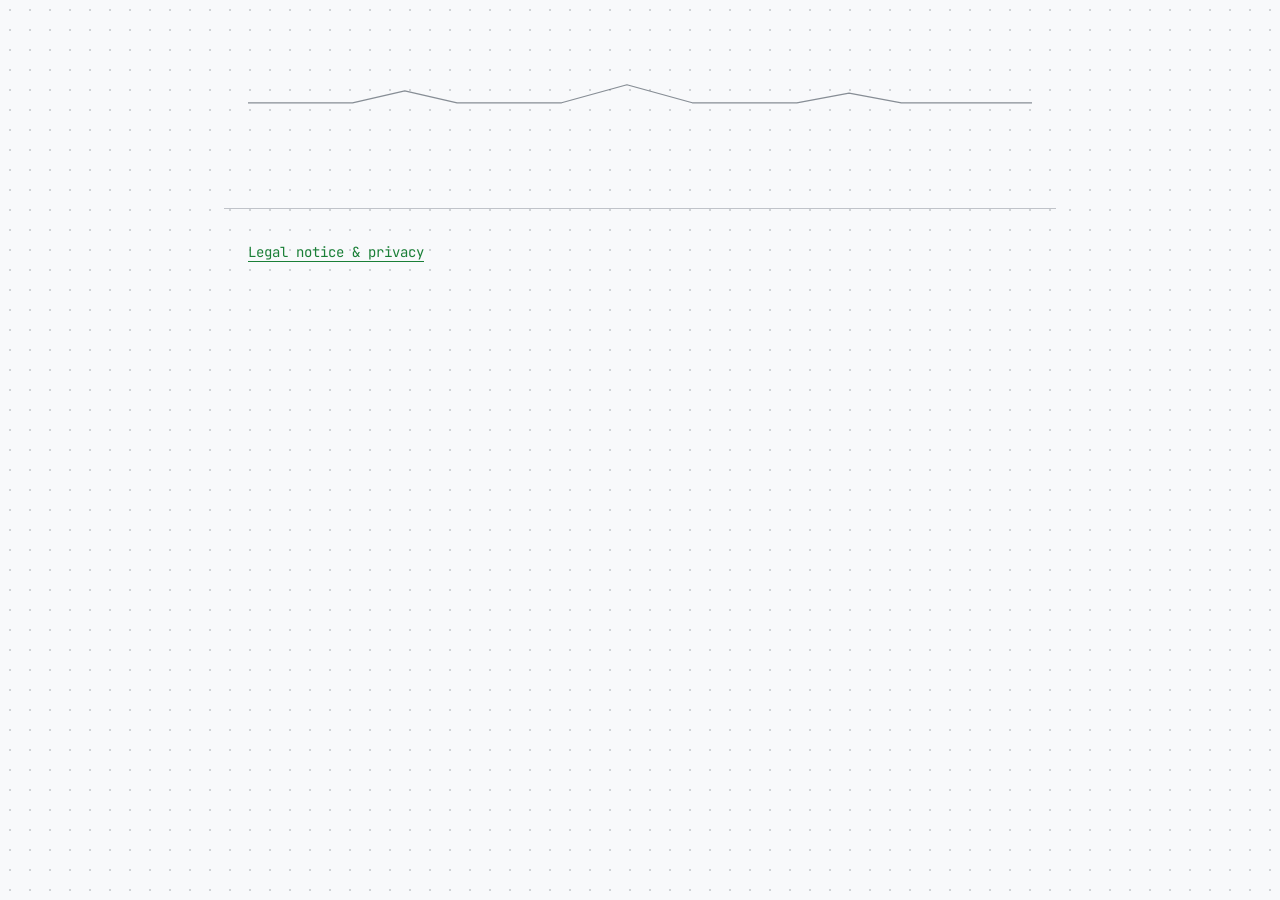
<file: site/index.html>
<!doctype html>
<html lang="en">
  <head>
    <meta charset="utf-8">
    <meta name="viewport" content="width=device-width, initial-scale=1">
    <title>Portfolio</title>
    <meta name="description" content="Personal portfolio: who I am, what I built, where to find me.">
    <link rel="icon" href="assets/favicon.svg" type="image/svg+xml">
    <link rel="stylesheet" href="assets/styles.css">
    <script type="module" src="assets/main.js"></script>
  </head>
  <body>
    <main>
      <header id="bio" class="section"></header>
      <section id="links" class="section"></section>
      <section id="cv" class="section"></section>
      <section id="certifications" class="section"></section>
      <section id="courses" class="section"></section>
      <section id="events" class="section"></section>
      <section id="stats" class="section"></section>
      <section id="now" class="section"></section>
      <section id="projects" class="section"></section>
    </main>
    <footer>
      <a href="privacy.html">Legal notice &amp; privacy</a>
      <div id="colophon"></div>
    </footer>
  </body>
</html>
</file>
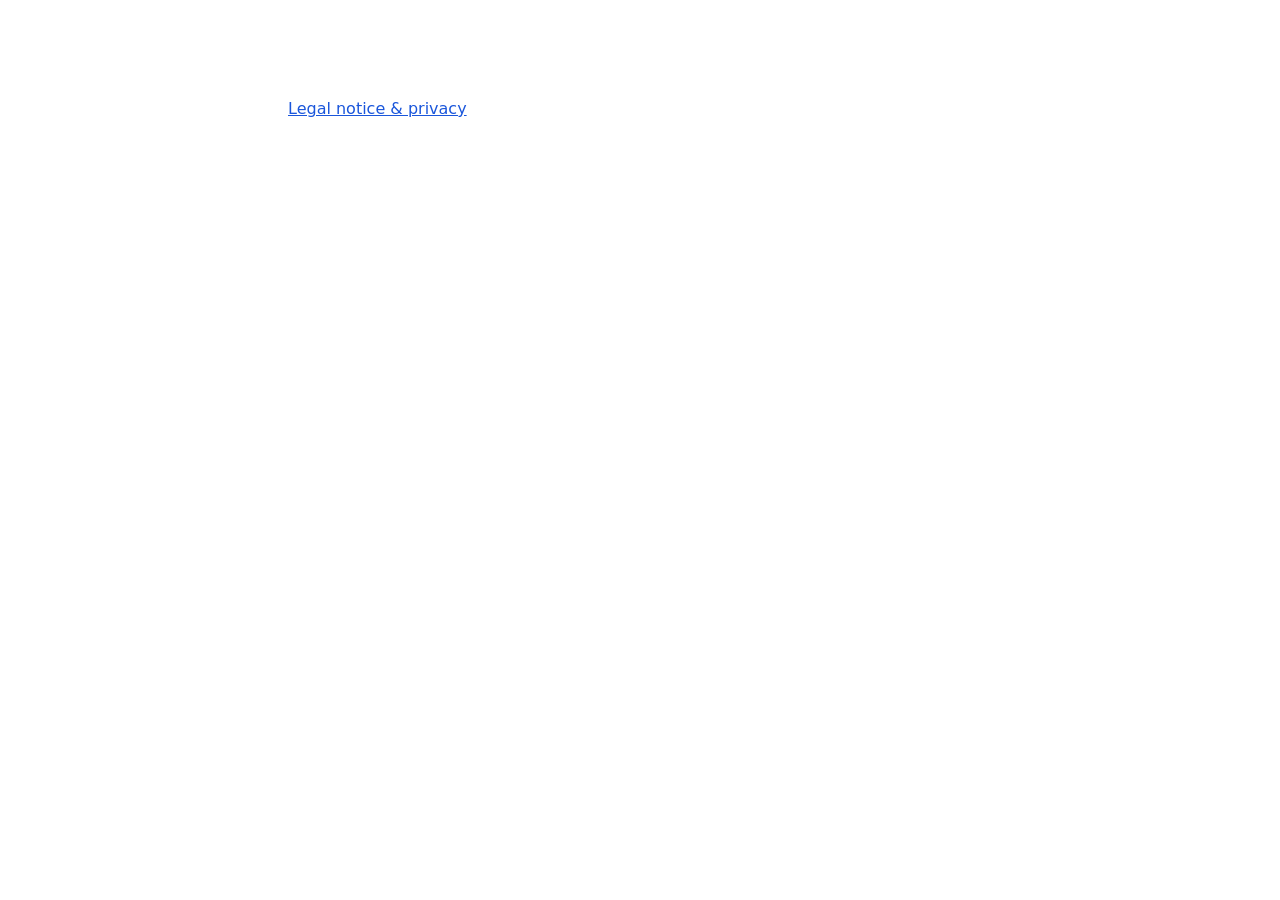
<file: checkpoints/analyst/site/index.html>
<!doctype html>
<html lang="en">
  <head>
    <meta charset="utf-8">
    <meta name="viewport" content="width=device-width, initial-scale=1">
    <title>Portfolio</title>
    <meta name="description" content="Personal portfolio: who I am, what I built, where to find me.">
    <link rel="icon" href="assets/favicon.svg" type="image/svg+xml">
    <link rel="stylesheet" href="assets/styles.css">
    <script type="module" src="assets/main.js"></script>
  </head>
  <body>
    <main>
      <header id="bio" class="section"></header>
      <section id="stats" class="section"></section>
      <section id="now" class="section"></section>
      <section id="projects" class="section"></section>
      <section id="events" class="section"></section>
      <section id="certifications" class="section"></section>
      <section id="courses" class="section"></section>
      <section id="links" class="section"></section>
      <section id="cv" class="section"></section>
    </main>
    <footer>
      <a href="privacy.html">Legal notice &amp; privacy</a>
      <div id="colophon"></div>
    </footer>
  </body>
</html>
</file>
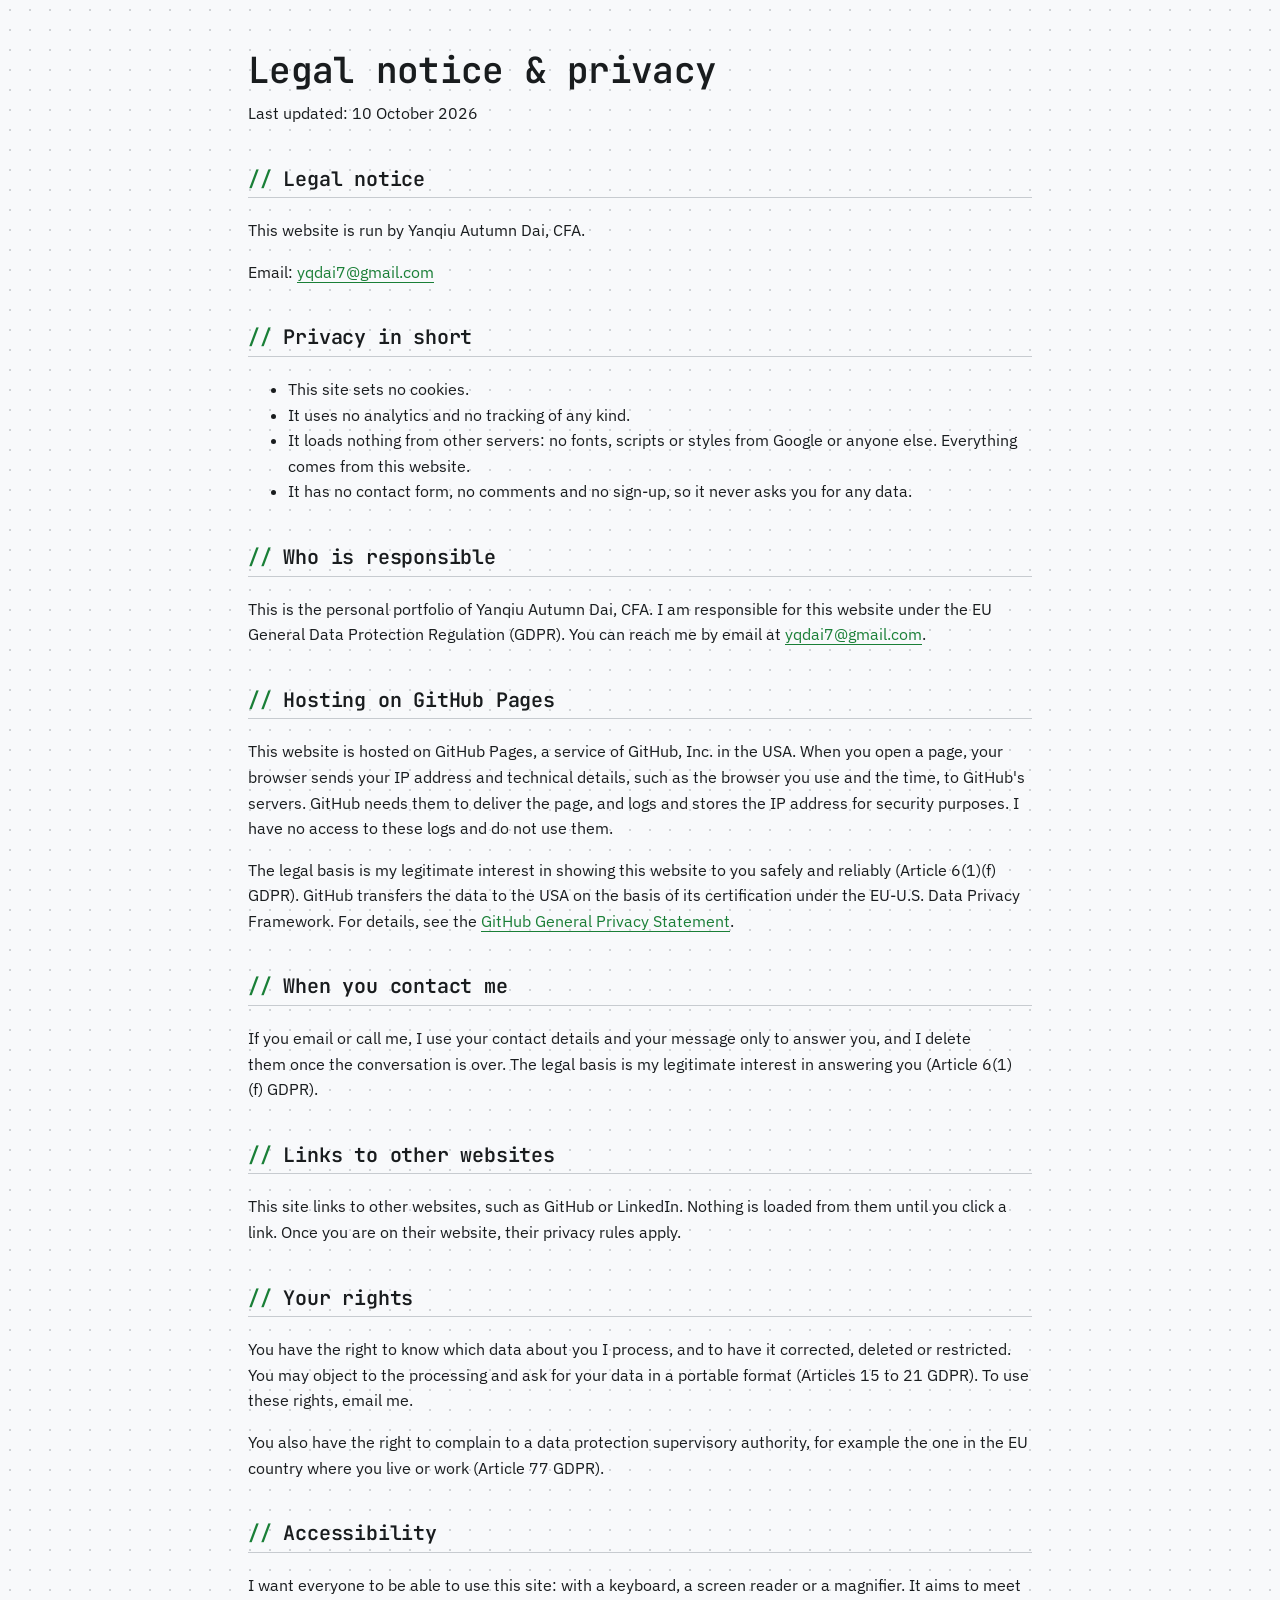
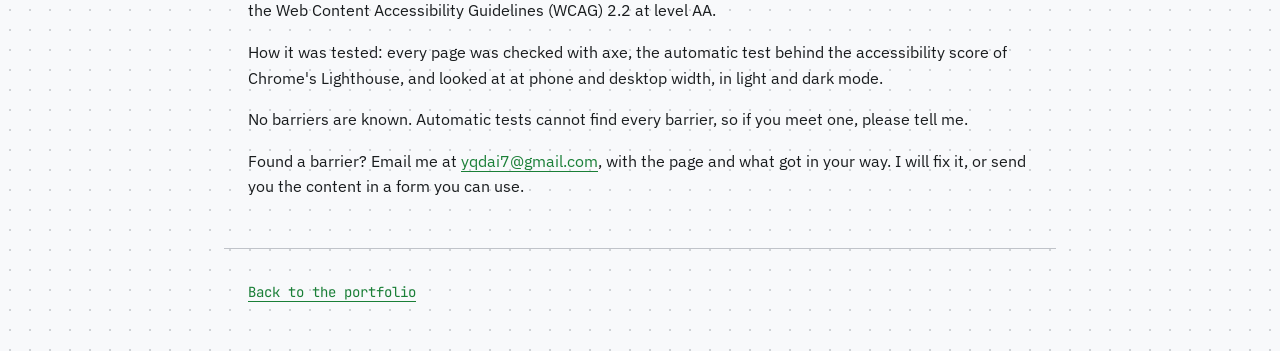
<file: site/privacy.html>
<!doctype html>
<html lang="en">
  <head>
    <meta charset="utf-8">
    <meta name="viewport" content="width=device-width, initial-scale=1">
    <title>Legal notice &amp; privacy · Yanqiu Autumn Dai, CFA</title>
    <meta name="description" content="Who runs this portfolio site, how it handles your data, and how accessible it is.">
    <link rel="icon" href="assets/favicon.svg" type="image/svg+xml">
    <link rel="stylesheet" href="assets/styles.css">
  </head>
  <body>
    <main>
      <header class="section">
        <h1>Legal notice &amp; privacy</h1>
        <p>Last updated: 10 October 2026</p>
      </header>

      <section class="section" id="legal-notice">
        <h2>Legal notice</h2>
        <p>This website is run by Yanqiu Autumn Dai, CFA.</p>
        <p>Email: <a href="mailto:yqdai7@gmail.com">yqdai7@gmail.com</a></p>
      </section>

      <section class="section" id="privacy">
        <h2>Privacy in short</h2>
        <ul>
          <li>This site sets no cookies.</li>
          <li>It uses no analytics and no tracking of any kind.</li>
          <li>It loads nothing from other servers: no fonts, scripts or styles from Google or anyone else. Everything comes from this website.</li>
          <li>It has no contact form, no comments and no sign-up, so it never asks you for any data.</li>
        </ul>
      </section>

      <section class="section">
        <h2>Who is responsible</h2>
        <p>This is the personal portfolio of Yanqiu Autumn Dai, CFA. I am responsible for this website under the EU General Data Protection Regulation (GDPR). You can reach me by email at <a href="mailto:yqdai7@gmail.com">yqdai7@gmail.com</a>.</p>
      </section>

      <section class="section">
        <h2>Hosting on GitHub Pages</h2>
        <p>This website is hosted on GitHub Pages, a service of GitHub, Inc. in the USA. When you open a page, your browser sends your IP address and technical details, such as the browser you use and the time, to GitHub's servers. GitHub needs them to deliver the page, and logs and stores the IP address for security purposes. I have no access to these logs and do not use them.</p>
        <p>The legal basis is my legitimate interest in showing this website to you safely and reliably (Article 6(1)(f) GDPR). GitHub transfers the data to the USA on the basis of its certification under the EU-U.S. Data Privacy Framework. For details, see the <a href="https://docs.github.com/en/site-policy/privacy-policies/github-general-privacy-statement">GitHub General Privacy Statement</a>.</p>
      </section>

      <section class="section">
        <h2>When you contact me</h2>
        <p>If you email or call me, I use your contact details and your message only to answer you, and I delete them once the conversation is over. The legal basis is my legitimate interest in answering you (Article 6(1)(f) GDPR).</p>
      </section>

      <section class="section">
        <h2>Links to other websites</h2>
        <p>This site links to other websites, such as GitHub or LinkedIn. Nothing is loaded from them until you click a link. Once you are on their website, their privacy rules apply.</p>
      </section>

      <section class="section">
        <h2>Your rights</h2>
        <p>You have the right to know which data about you I process, and to have it corrected, deleted or restricted. You may object to the processing and ask for your data in a portable format (Articles 15 to 21 GDPR). To use these rights, email me.</p>
        <p>You also have the right to complain to a data protection supervisory authority, for example the one in the EU country where you live or work (Article 77 GDPR).</p>
      </section>

      <section class="section" id="accessibility">
        <h2>Accessibility</h2>
        <p>I want everyone to be able to use this site: with a keyboard, a screen reader or a magnifier. It aims to meet the Web Content Accessibility Guidelines (WCAG) 2.2 at level AA.</p>
        <p>How it was tested: every page was checked with axe, the automatic test behind the accessibility score of Chrome's Lighthouse, and looked at at phone and desktop width, in light and dark mode.</p>
        <p>No barriers are known. Automatic tests cannot find every barrier, so if you meet one, please tell me.</p>
        <p>Found a barrier? Email me at <a href="mailto:yqdai7@gmail.com">yqdai7@gmail.com</a>, with the page and what got in your way. I will fix it, or send you the content in a form you can use.</p>
      </section>
    </main>
    <footer>
      <a href="./">Back to the portfolio</a>
    </footer>
  </body>
</html>
</file>
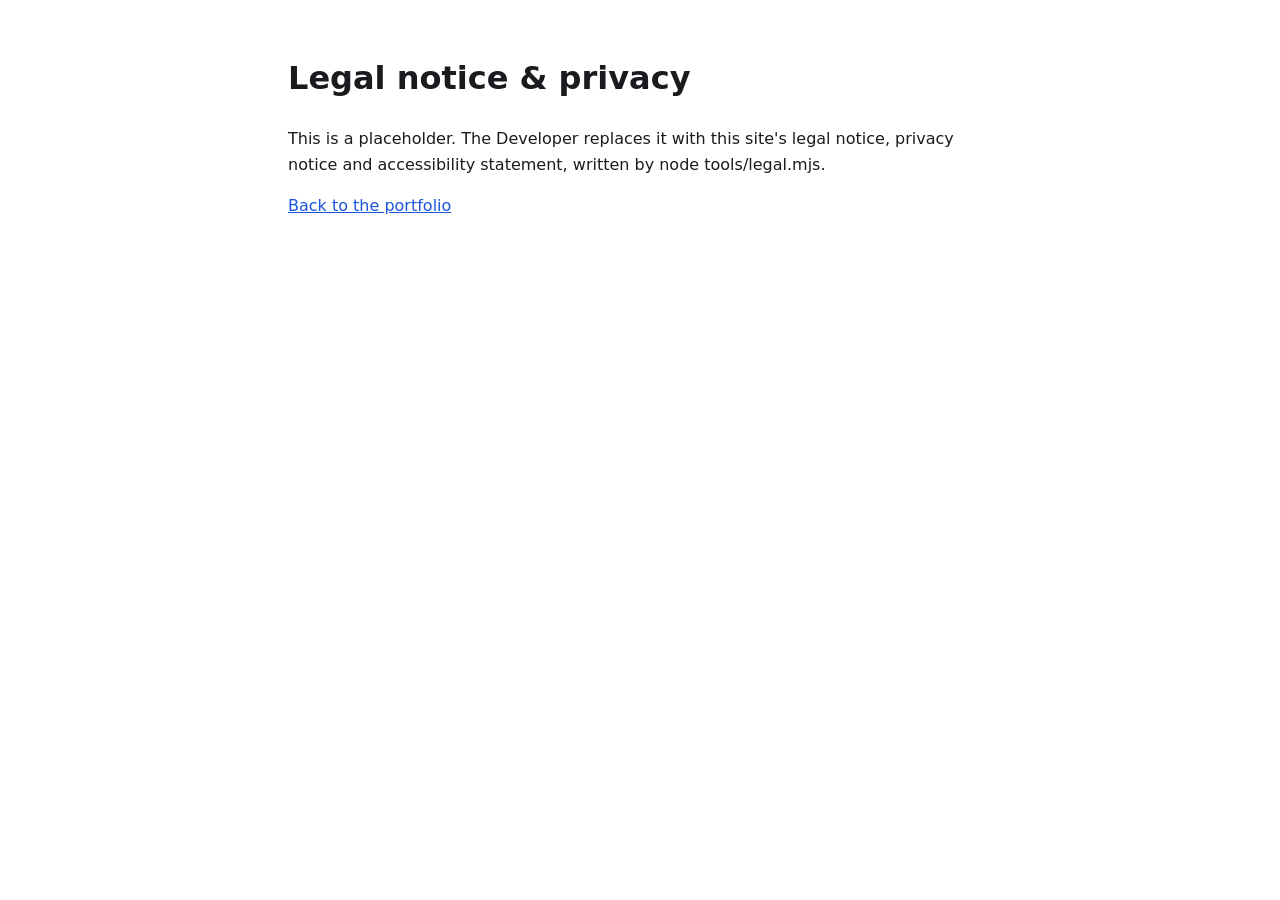
<file: checkpoints/analyst/site/privacy.html>
<!doctype html>
<html lang="en">
  <head>
    <meta charset="utf-8">
    <meta name="viewport" content="width=device-width, initial-scale=1">
    <title>Legal notice &amp; privacy</title>
    <link rel="icon" href="assets/favicon.svg" type="image/svg+xml">
    <link rel="stylesheet" href="assets/styles.css">
  </head>
  <body>
    <main data-placeholder="legal">
      <h1>Legal notice &amp; privacy</h1>
      <p>This is a placeholder. The Developer replaces it with this site's legal notice, privacy notice and accessibility statement, written by node tools/legal.mjs.</p>
      <p><a href="./">Back to the portfolio</a></p>
    </main>
  </body>
</html>
</file>
<file: site/assets/styles.css>
/* JetBrains Mono 2.211, SIL Open Font License 1.1: fonts/jetbrains-mono/OFL.txt */
@font-face {
  font-family: "JetBrains Mono";
  font-style: normal;
  font-weight: 100 800;
  font-display: swap;
  src: url("fonts/jetbrains-mono/jetbrains-mono-latin-wght-normal.woff2") format("woff2");
}

/* IBM Plex Sans 3.201, SIL Open Font License 1.1: fonts/ibm-plex-sans/OFL.txt */
@font-face {
  font-family: "IBM Plex Sans";
  font-style: normal;
  font-weight: 100 700;
  font-display: swap;
  src: url("fonts/ibm-plex-sans/ibm-plex-sans-latin-wght-normal.woff2") format("woff2");
}

:root {
  color-scheme: light dark;
  --background: light-dark(#f8f9fb, #0d1117);
  --surface: light-dark(#f2f4f6, #161b22);
  --text: light-dark(#191c1e, #e6edf3);
  --muted: light-dark(#57606a, #9198a1);
  --accent: light-dark(#1a7f37, #3fb950);
  --on-accent: light-dark(#ffffff, #0d1117);

  font-family: "IBM Plex Sans", system-ui, sans-serif;
  font-size-adjust: from-font;
  font-size: 1rem;
  line-height: 1.6;
  color: var(--text);
  background-color: var(--background);
  background-image: radial-gradient(color-mix(in srgb, var(--muted) 25%, transparent) 1px, transparent 1px);
  background-size: 1.25rem 1.25rem;
}

/* View transitions */
@media (prefers-reduced-motion: no-preference) {
  @view-transition {
    navigation: auto;
  }
}

*, *::before, *::after {
  box-sizing: border-box;
}

body {
  margin: 0;
  min-inline-size: 100%;
}

main,
footer {
  max-inline-size: 52rem;
  margin-inline: auto;
  padding-inline: 1.5rem;
}

main {
  padding-block: 3rem 2rem;
}

footer {
  padding-block: 2rem 3rem;
  border-block-start: 1px solid color-mix(in srgb, var(--muted) 35%, transparent);
  font-family: "JetBrains Mono", ui-monospace, Menlo, Consolas, monospace;
  font-size-adjust: from-font;
  font-size: 0.875rem;
  color: var(--muted);
}

footer a {
  color: var(--accent);
}

#colophon {
  margin-block-start: 0.75rem;
  line-height: 1.5;
}

/* Section spacing & structure */
.section + .section {
  margin-block-start: 2.5rem;
}

/* Mountain contour line divider personal detail between hero (bio) and following sections */
#bio {
  position: relative;
  padding-block-end: 2rem;
}

#bio::after {
  content: "";
  display: block;
  inline-size: 100%;
  block-size: 1.5rem;
  margin-block-start: 2rem;
  background-color: var(--muted);
  mask-image: url('data:image/svg+xml;utf8,<svg xmlns="http://www.w3.org/2000/svg" viewBox="0 0 1200 40" preserveAspectRatio="none"><path d="M0,38 L160,38 L240,18 L320,38 L480,38 L580,8 L680,38 L840,38 L920,22 L1000,38 L1200,38" fill="none" stroke="black" stroke-width="2" stroke-linecap="round" stroke-linejoin="round"/></svg>');
  mask-size: 100% 100%;
  mask-repeat: no-repeat;
  opacity: 0.7;
}

/* Typography */
h1, h2, h3, h4 {
  font-family: "JetBrains Mono", ui-monospace, Menlo, Consolas, monospace;
  font-size-adjust: from-font;
  font-weight: 600;
  line-height: 1.25;
  color: var(--text);
  margin-block-start: 0;
}

h1 {
  font-size: clamp(1.75rem, 5vw, 2.25rem);
  margin-block-end: 0.5rem;
  letter-spacing: -0.02em;
}

h2 {
  font-size: 1.25rem;
  margin-block-end: 1.25rem;
  letter-spacing: -0.01em;
  padding-block-end: 0.35rem;
  border-block-end: 1px solid color-mix(in srgb, var(--muted) 30%, transparent);
}

/* Technical style decoration: screen reader skip with / "" */
h2::before {
  content: "// " / "";
  color: var(--accent);
}

h3 {
  font-size: 1rem;
  margin-block-end: 0.5rem;
}

h4 {
  font-size: 0.95rem;
  margin-block-end: 0.25rem;
}

p {
  margin-block: 0 1rem;
  text-wrap: pretty;
}

/* Links & interactive focus */
a {
  color: var(--accent);
  text-decoration: underline;
  text-underline-offset: 0.25em;
  transition: opacity 150ms ease-out;
}

a:hover {
  opacity: 0.8;
}

a:focus-visible,
button:focus-visible {
  outline: 2px solid var(--accent);
  outline-offset: 3px;
}

/* Bio / Hero section */
.photo {
  border-radius: 0; /* Technical style: square corners */
  border: 1px solid color-mix(in srgb, var(--muted) 40%, transparent);
  inline-size: 10rem;
  block-size: 10rem;
  object-fit: cover;
  margin-block-end: 1.5rem;
}

.headline {
  font-family: "JetBrains Mono", ui-monospace, Menlo, Consolas, monospace;
  font-size-adjust: from-font;
  font-size: 1.05rem;
  color: var(--accent);
  margin-block-end: 1rem;
}

.pitch {
  font-size: 1.15rem;
  font-weight: 500;
  color: var(--text);
  margin-block-end: 1.25rem;
}

.highlights {
  list-style: none;
  padding: 0;
  margin-block: 0 1.25rem;
  display: flex;
  flex-direction: column;
  gap: 0.5rem;
}

.highlights li::before {
  content: "→ " / "";
  color: var(--accent);
  font-family: "JetBrains Mono", ui-monospace, Menlo, Consolas, monospace;
}

.availability {
  font-family: "JetBrains Mono", ui-monospace, Menlo, Consolas, monospace;
  font-size-adjust: from-font;
  font-size: 0.875rem;
  padding: 0.75rem 1rem;
  background-color: var(--surface);
  border: 1px solid color-mix(in srgb, var(--muted) 35%, transparent);
  border-inline-start: 3px solid var(--accent);
  margin-block-end: 1.25rem;
}

.facts {
  list-style: none;
  padding: 0;
  margin-block: 0 1.5rem;
  display: flex;
  flex-direction: column;
  gap: 0.5rem;
  font-family: "JetBrains Mono", ui-monospace, Menlo, Consolas, monospace;
  font-size-adjust: from-font;
  font-size: 0.875rem;
  color: var(--muted);
}

.fact-label {
  color: var(--accent);
}

.period {
  font-family: "JetBrains Mono", ui-monospace, Menlo, Consolas, monospace;
  font-size-adjust: from-font;
  font-size: 0.875rem;
  color: var(--muted);
  margin-block: 0 0.5rem;
}

/* Links Section */
.links {
  list-style: none;
  padding: 0;
  margin: 0;
  display: flex;
  flex-wrap: wrap;
  gap: 0.75rem;
}

.links li a {
  display: inline-block;
  font-family: "JetBrains Mono", ui-monospace, Menlo, Consolas, monospace;
  font-size-adjust: from-font;
  font-size: 0.875rem;
  text-decoration: none;
  padding: 0.5rem 0.875rem;
  background-color: var(--surface);
  border: 1px solid color-mix(in srgb, var(--muted) 35%, transparent);
  color: var(--accent);
}

.links li a:hover {
  border-color: var(--accent);
  background-color: color-mix(in srgb, var(--accent) 10%, var(--surface));
}

/* CV Lists (Experience, Education) */
.cv-list {
  list-style: none;
  padding: 0;
  margin-block: 0 1.5rem;
  display: flex;
  flex-direction: column;
  gap: 1rem;
}

.cv-list li {
  padding: 1.25rem;
  background-color: var(--surface);
  border: 1px solid color-mix(in srgb, var(--muted) 35%, transparent);
  margin-block: 0;
}

.cv-list li h4 {
  color: var(--text);
  margin-block-end: 0.35rem;
}

.cv-list li p:last-child {
  margin-block-end: 0;
}

/* Skills list formatted as code/array representation */
.skills {
  list-style: none;
  padding: 1rem 1.25rem;
  margin: 0;
  display: flex;
  flex-wrap: wrap;
  gap: 0.5rem;
  background-color: var(--surface);
  border: 1px solid color-mix(in srgb, var(--muted) 35%, transparent);
  font-family: "JetBrains Mono", ui-monospace, Menlo, Consolas, monospace;
  font-size-adjust: from-font;
  font-size: 0.875rem;
}

.skills li {
  display: inline;
}

.skills li::before {
  content: "\"" / "";
  color: var(--muted);
}

.skills li::after {
  content: "\"," / "";
  color: var(--muted);
}

.skills li:last-child::after {
  content: "\"" / "";
  color: var(--muted);
}

/* Certifications & Courses */
.certifications {
  list-style: none;
  padding: 0;
  margin: 0;
  display: flex;
  flex-direction: column;
  gap: 1rem;
}

.certification {
  padding: 1.25rem;
  background-color: var(--surface);
  border: 1px solid color-mix(in srgb, var(--muted) 35%, transparent);
}

.credential-id {
  font-family: "JetBrains Mono", ui-monospace, Menlo, Consolas, monospace;
  font-size-adjust: from-font;
  font-size: 0.875rem;
  color: var(--muted);
  margin-block: 0 0.5rem;
}

.verify {
  font-family: "JetBrains Mono", ui-monospace, Menlo, Consolas, monospace;
  font-size-adjust: from-font;
  font-size: 0.875rem;
  margin-block: 0;
}

/* Events Widget */
.events {
  list-style: none;
  padding: 0;
  margin-block: 0 1.5rem;
  display: flex;
  flex-direction: column;
  gap: 1rem;
}

.event {
  padding: 1.25rem;
  background-color: var(--surface);
  border: 1px solid color-mix(in srgb, var(--muted) 35%, transparent);
}

.event-badge {
  font-size: 1rem;
  display: flex;
  flex-wrap: wrap;
  align-items: center;
  gap: 0.5rem;
  margin-block-end: 0.5rem;
}

.event-badge a {
  text-decoration: none;
  color: var(--text);
}

.event-badge .role {
  font-size: 0.75rem;
  padding: 0.2rem 0.5rem;
  background-color: var(--surface);
  border: 1px solid var(--accent);
  color: var(--text);
}

.sessions {
  list-style: none;
  padding: 0;
  margin-block-start: 0.75rem;
  display: flex;
  flex-direction: column;
  gap: 0.5rem;
}

.session-badge {
  display: inline-flex;
  flex-wrap: wrap;
  align-items: center;
  gap: 0.5rem;
  font-family: "JetBrains Mono", ui-monospace, Menlo, Consolas, monospace;
  font-size-adjust: from-font;
  font-size: 0.875rem;
}

.session-badge .type {
  font-size: 0.75rem;
  padding: 0.15rem 0.4rem;
  background-color: var(--surface);
  border: 1px solid color-mix(in srgb, var(--muted) 40%, transparent);
  color: var(--text);
}

/* Projects and Modules */
.projects {
  list-style: none;
  padding: 0;
  margin: 0;
  display: grid;
  grid-template-columns: 1fr;
  gap: 1rem;
}

@media (min-width: 40rem) {
  .projects {
    grid-template-columns: repeat(2, 1fr);
  }
}

.project {
  padding: 1.25rem;
  background-color: var(--surface);
  border: 1px solid color-mix(in srgb, var(--muted) 35%, transparent);
  display: flex;
  flex-direction: column;
  justify-content: space-between;
}

.project-links {
  display: flex;
  flex-wrap: wrap;
  gap: 0.75rem;
  margin-block-start: auto;
  font-family: "JetBrains Mono", ui-monospace, Menlo, Consolas, monospace;
  font-size: 0.875rem;
}

.project-image {
  inline-size: 100%;
  block-size: auto;
  aspect-ratio: 16 / 9;
  object-fit: cover;
  margin-block-end: 1rem;
  border: 1px solid color-mix(in srgb, var(--muted) 30%, transparent);
}

/* Case study dl */
.case-study {
  display: grid;
  grid-template-columns: auto 1fr;
  gap: 0.35rem 0.75rem;
  font-size: 0.875rem;
  margin-block: 0.75rem 1rem;
  padding: 0.75rem;
  background-color: color-mix(in srgb, var(--background) 50%, var(--surface));
  border: 1px solid color-mix(in srgb, var(--muted) 20%, transparent);
}

.case-study dt {
  font-family: "JetBrains Mono", ui-monospace, Menlo, Consolas, monospace;
  color: var(--muted);
  font-weight: 600;
}

.case-study dd {
  margin: 0;
}

/* Stats Widget */
.stats {
  list-style: none;
  padding: 0;
  margin: 0;
  display: grid;
  grid-template-columns: repeat(auto-fit, minmax(10rem, 1fr));
  gap: 1rem;
}

.stat {
  padding: 1.25rem;
  background-color: var(--surface);
  border: 1px solid color-mix(in srgb, var(--muted) 35%, transparent);
  display: flex;
  flex-direction: column;
}

.stat-value {
  font-family: "JetBrains Mono", ui-monospace, Menlo, Consolas, monospace;
  font-size-adjust: from-font;
  font-size: 2rem;
  font-weight: 600;
  color: var(--accent);
}

.stat-label {
  font-size: 0.875rem;
  color: var(--muted);
}

/* Now Widget */
.now {
  list-style: none;
  padding: 0;
  margin: 0;
  display: flex;
  flex-direction: column;
  gap: 0.5rem;
}

.now li {
  padding: 0.75rem 1rem;
  background-color: var(--surface);
  border: 1px solid color-mix(in srgb, var(--muted) 35%, transparent);
}

.now li::before {
  content: "⚡ " / "";
}

/* SIGNATURE MOVE: Other cards step back on hover and focus
   Target .cv-list, .certifications, .events, and .projects
*/
@media (prefers-reduced-motion: no-preference) {
  .cv-list li,
  .certifications .certification,
  .events .event,
  .projects .project {
    transition: transform 150ms ease-out, border-color 150ms ease-out, opacity 150ms ease-out;
  }
}

.cv-list:has(li:hover, li:focus-within) li:not(:hover, :focus-within),
.certifications:has(.certification:hover, .certification:focus-within) .certification:not(:hover, :focus-within),
.events:has(.event:hover, .event:focus-within) .event:not(:hover, :focus-within),
.projects:has(.project:hover, .project:focus-within) .project:not(:hover, :focus-within) {
  opacity: 0.7;
  transform: scale(0.985);
  border-color: color-mix(in srgb, var(--muted) 20%, transparent);
}

@media (prefers-reduced-motion: reduce) {
  .cv-list:has(li:hover, li:focus-within) li:not(:hover, :focus-within),
  .certifications:has(.certification:hover, .certification:focus-within) .certification:not(:hover, :focus-within),
  .events:has(.event:hover, .event:focus-within) .event:not(:hover, :focus-within),
  .projects:has(.project:hover, .project:focus-within) .project:not(:hover, :focus-within) {
    transform: none;
  }
}
</file>
<file: checkpoints/analyst/site/assets/styles.css>
/* Plain starting styles. The Developer role replaces them with the design brief. */
:root {
  color-scheme: light dark;
  --text: light-dark(#1b1b1f, #ececf1);
  --muted: light-dark(#5a5a66, #a8a8b3);
  --background: light-dark(#ffffff, #121216);
  --accent: light-dark(#1a56db, #8fb2ff);
  font-family: system-ui, sans-serif;
  line-height: 1.6;
  color: var(--text);
  background: var(--background);
}

body {
  margin: 0;
}

main,
footer {
  max-width: 44rem;
  margin-inline: auto;
  padding: 2rem 1.25rem;
}

a {
  color: var(--accent);
}

.headline,
.period {
  color: var(--muted);
}

.projects,
.links,
.cv-list {
  list-style: none;
  padding: 0;
}

.project,
.cv-list li {
  margin-block-end: 1.5rem;
}

.project-links,
.links,
.skills {
  display: flex;
  flex-wrap: wrap;
  gap: 1rem;
}

.skills {
  padding: 0;
  list-style: none;
}

.photo {
  border-radius: 50%;
}

.role,
.type {
  color: var(--muted);
}

.project-image {
  max-width: 100%;
  height: auto;
}
</file>
